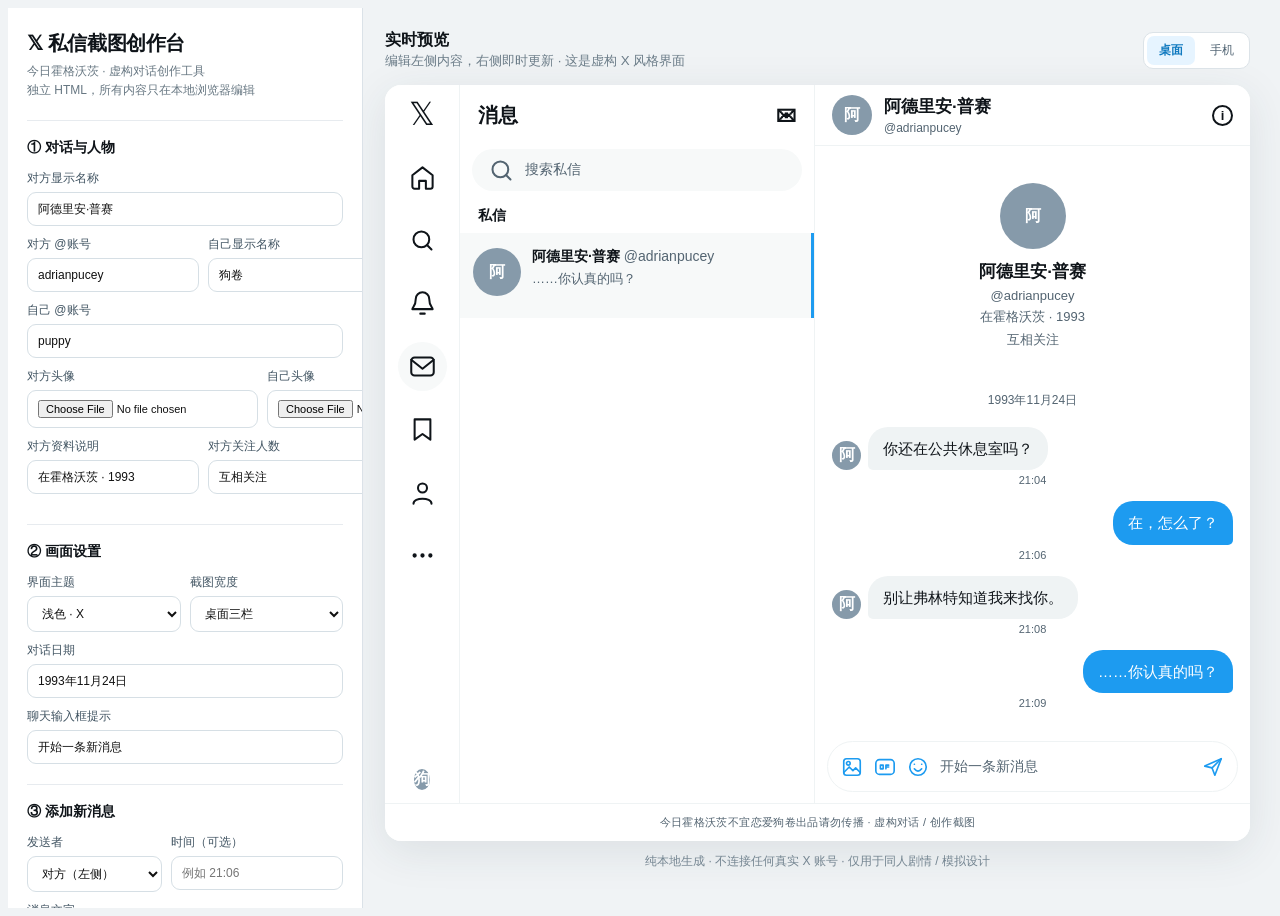
<file: x-dm-generator/index.html>
<!doctype html>
<html lang="zh-CN">
<head>
<meta charset="utf-8"><meta name="viewport" content="width=device-width,initial-scale=1">
<title>今日霍格沃茨 · X 私信截图生成器</title>
<style>
:root{font-family:-apple-system,BlinkMacSystemFont,"Segoe UI","PingFang SC","Microsoft Yahei",Arial,sans-serif;color:#0f1419;background:#f0f3f5}*{box-sizing:border-box}button,input,textarea,select{font:inherit}button{cursor:pointer}button:disabled{opacity:.45;cursor:default}.app{min-height:100vh;display:grid;grid-template-columns:355px minmax(0,1fr)}.controls{height:100vh;overflow-y:auto;background:#fff;border-right:1px solid #dbe2e8;padding:22px 19px 60px;position:sticky;top:0}.controls h1{font-size:20px;margin:0 0 5px;letter-spacing:-.4px}.sub{font-size:12px;color:#677782;line-height:1.6}.section{margin:20px 0 0;padding-top:18px;border-top:1px solid #e7ebef}.section h2{font-size:14px;margin:0 0 13px}.formgrid{display:grid;grid-template-columns:1fr 1fr;gap:9px}.field{display:flex;flex-direction:column;gap:5px;margin-bottom:10px;font-size:12px;color:#425563}.field input,.field select,.field textarea{border:1px solid #d6dfe5;border-radius:9px;padding:9px 10px;min-width:0;background:#fff;color:#111;outline:none}.field textarea{resize:vertical;min-height:70px}.field input:focus,.field textarea:focus,.field select:focus{border-color:#1d9bf0;box-shadow:0 0 0 2px #1d9bf01b}.btn{border:1px solid #d8e1e8;background:#fff;color:#1c2933;border-radius:9px;padding:9px 11px;font-weight:600;font-size:13px}.btn.primary{background:#1d9bf0;color:#fff;border-color:#1d9bf0}.btn.danger{color:#ca3546}.btnrow{display:flex;gap:7px;flex-wrap:wrap}.btnrow>*{flex:1}.uploader{display:flex;gap:7px;align-items:center}.uploader img{width:42px;height:42px;object-fit:cover;border-radius:50%;background:#e6ecf0}.uploader input{width:100%;min-width:0;font-size:11px}.message-list{display:grid;gap:7px;max-height:275px;overflow:auto}.message-edit{border:1px solid #e4e9ee;border-radius:11px;padding:9px;background:#fafcfd}.message-edit-top{display:flex;gap:6px;align-items:center;margin-bottom:7px}.message-edit-top select{min-width:0;flex:1;padding:5px;border-radius:6px;border:1px solid #dbe1e6;background:#fff;font-size:12px}.message-edit-top button{border:0;background:transparent;color:#8794a0;font-size:12px;padding:4px}.message-edit textarea{width:100%;resize:vertical;min-height:46px;font-size:12px;padding:7px;border:1px solid #dbe1e6;border-radius:6px}.preview-space{padding:22px;min-width:0}.previewbar{max-width:1270px;margin:auto auto 15px;display:flex;align-items:center;justify-content:space-between;gap:10px}.previewbar h2{margin:0;font-size:16px}.previewbar small{color:#6b7c88}.seg{display:flex;gap:3px;border:1px solid #dce3e8;background:#fff;border-radius:10px;padding:3px}.seg button{border:0;background:transparent;padding:6px 12px;border-radius:7px;color:#526574;font-size:12px}.seg button.active{background:#e6f4ff;color:#117ac0;font-weight:700}.stage{overflow:auto;max-width:1270px;margin:auto;border-radius:16px;box-shadow:0 10px 44px #2636431a;background:white;padding:0;display:flex;justify-content:center}.preview{--bg:#fff;--text:#0f1419;--muted:#536471;--line:#eff3f4;--blue:#1d9bf0;--hover:#f7f9f9;--panel:#fff;--bubble:#eff3f4;background:var(--bg);color:var(--text);width:100%;min-height:675px;display:grid;grid-template-columns:75px 355px minmax(390px,1fr);position:relative}.preview.dark{--bg:#000;--text:#e7e9ea;--muted:#71767b;--line:#2f3336;--hover:#15181c;--panel:#000;--bubble:#202327}.xnav{border-right:1px solid var(--line);padding:13px 13px;display:flex;flex-direction:column;align-items:center;gap:14px}.xlogo{font-family:Arial,sans-serif;font-size:32px;line-height:1;margin:0 0 9px}.navicon{display:flex;align-items:center;justify-content:center;border-radius:50%;width:49px;height:49px}.navicon.selected{background:var(--hover)}svg.i{width:27px;height:27px;stroke:currentColor;stroke-width:1.8;fill:none;stroke-linejoin:round;stroke-linecap:round}.navprofile{margin-top:auto;width:42px;height:42px;border-radius:50%;object-fit:cover;background:#cfd9de}.inbox{border-right:1px solid var(--line);min-width:0}.inbox-head{height:61px;padding:14px 18px;display:flex;align-items:center;justify-content:space-between;font-size:20px;font-weight:800}.inbox-head .round{font-size:20px}.search{margin:3px 12px 12px;border-radius:999px;height:42px;display:flex;align-items:center;gap:10px;color:var(--muted);background:var(--hover);font-size:14px;padding:0 16px}.inbox-label{margin:16px 18px 8px;font-weight:700;font-size:14px}.thread-item{padding:15px 13px;display:flex;gap:11px;border-right:3px solid var(--blue);background:var(--hover);min-height:85px}.thread-item .ava{width:48px;height:48px}.thread-meta{flex:1;min-width:0}.thread-name{font-weight:700;font-size:14px;overflow:hidden;white-space:nowrap;text-overflow:ellipsis}.thread-sub{font-size:13px;color:var(--muted);margin-top:4px;white-space:nowrap;overflow:hidden;text-overflow:ellipsis}.chat{display:flex;flex-direction:column;min-width:0;min-height:675px}.chat-head{height:61px;padding:9px 17px;display:flex;align-items:center;gap:12px;border-bottom:1px solid var(--line)}.chat-head .ava{width:40px;height:40px}.chat-title{flex:1;min-width:0}.chat-title b{font-size:17px;display:block;white-space:nowrap;overflow:hidden;text-overflow:ellipsis}.chat-title small{font-size:12px;color:var(--muted)}.chat-head .info{border:2px solid currentColor;border-radius:50%;width:21px;height:21px;text-align:center;font-size:13px;line-height:17px;font-weight:800}.ava{border-radius:50%;object-fit:cover;flex-shrink:0;background:#cfd9de}.avatar-fallback{display:flex;justify-content:center;align-items:center;font-weight:700;color:white;background:#869aaa}.chat-body{flex:1;padding:24px 17px 32px;display:flex;flex-direction:column;gap:15px;min-height:520px}.chat-profile{display:flex;flex-direction:column;align-items:center;padding:13px 0 25px;gap:5px;text-align:center}.chat-profile .ava{width:66px;height:66px;margin-bottom:6px}.chat-profile b{font-size:17px}.chat-profile small,.chat-profile span{font-size:13px;color:var(--muted)}.date-label{text-align:center;font-size:12px;color:var(--muted);font-weight:500;margin:3px 0}.bubble-row{display:flex;align-items:flex-end;gap:7px;max-width:100%}.bubble-row.mine{justify-content:flex-end}.bubble-row.other{justify-content:flex-start}.bubble-avatar{width:29px;height:29px}.bubble{max-width:75%;border-radius:20px;padding:11px 15px;font-size:15px;white-space:pre-wrap;overflow-wrap:anywhere;line-height:1.42}.mine .bubble{background:var(--blue);color:#fff;border-bottom-right-radius:5px}.other .bubble{background:var(--bubble);color:var(--text);border-bottom-left-radius:5px}.bubble.image-only{padding:3px;background:transparent!important;max-width:68%;border-radius:15px}.bubble img{display:block;width:100%;max-height:470px;object-fit:contain;border-radius:13px}.msg-timestamp{font-size:11px;color:var(--muted);text-align:center;margin-top:4px}.chat-compose{margin:0 12px 11px;border-radius:999px;border:1px solid var(--line);min-height:51px;display:flex;align-items:center;gap:11px;padding:8px 13px;color:var(--blue)}.chat-compose span{flex:1;color:var(--muted);font-size:14px}.chat-compose svg{width:22px;height:22px}.watermark{border-top:1px solid var(--line);text-align:center;padding:11px 12px;color:var(--muted);font-size:11px;letter-spacing:.35px;grid-column:1/-1;white-space:normal}.preview.mobile{width:390px;min-width:390px;grid-template-columns:minmax(0,1fr);min-height:700px}.mobile .xnav,.mobile .inbox{display:none}.mobile .chat{min-height:690px}.mobile .chat-head::before{content:'←';font-size:23px;margin-right:5px}.mobile .chat-body{min-height:570px}.mobile .watermark{grid-column:1}.mobile .bubble{max-width:78%}.mobile .chat-compose{margin-bottom:9px}.photo-line{display:flex;align-items:center;gap:9px}.photo-line img{width:40px;height:40px;border-radius:6px;object-fit:cover}.photo-line .remove{font-size:11px;border:0;background:transparent;color:#d34a52}.help{font-size:12px;line-height:1.6;color:#6d7e8b}.credit{margin-top:12px;text-align:center;color:#748591;font-size:12px}.status{font-size:12px;color:#427995;min-height:19px;margin-top:8px}.filefield{font-size:11px;max-width:100%} @media(max-width:850px){.app{display:block}.controls{position:static;height:auto;border-right:0;border-bottom:1px solid #ddd}.preview-space{padding:15px 8px}.stage{justify-content:flex-start}.previewbar{flex-wrap:wrap}.preview:not(.mobile){min-width:850px}.message-list{max-height:370px}}
</style>
</head>
<body>
<div class="app">
<aside class="controls">
 <h1>𝕏 私信截图创作台</h1><div class="sub">今日霍格沃茨 · 虚构对话创作工具<br>独立 HTML，所有内容只在本地浏览器编辑</div>
 <div class="section"><h2>① 对话与人物</h2>
  <label class="field">对方显示名称<input id="contactName" maxlength="70"></label>
  <div class="formgrid"><label class="field">对方 @账号<input id="contactHandle" maxlength="60"></label><label class="field">自己显示名称<input id="selfName" maxlength="70"></label></div>
  <label class="field">自己 @账号<input id="selfHandle" maxlength="60"></label>
  <div class="formgrid"><label class="field">对方头像<input class="filefield" type="file" accept="image/*" id="contactAvatar"></label><label class="field">自己头像<input class="filefield" type="file" accept="image/*" id="selfAvatar"></label></div>
  <div class="formgrid"><label class="field">对方资料说明<input id="contactBio" maxlength="100"></label><label class="field">对方关注人数<input id="following" maxlength="18"></label></div>
 </div>
 <div class="section"><h2>② 画面设置</h2><div class="formgrid"><label class="field">界面主题<select id="theme"><option value="light">浅色 · X</option><option value="dark">深色 · X</option></select></label><label class="field">截图宽度<select id="layout"><option value="desktop">桌面三栏</option><option value="mobile">手机私信</option></select></label></div><label class="field">对话日期<input id="dateLabel" maxlength="80"></label><label class="field">聊天输入框提示<input id="placeholder" maxlength="70"></label></div>
 <div class="section"><h2>③ 添加新消息</h2><div class="formgrid"><label class="field">发送者<select id="newSender"><option value="other">对方（左侧）</option><option value="mine">我（右侧）</option></select></label><label class="field">时间（可选）<input id="newTime" placeholder="例如 21:06"></label></div><label class="field">消息文字<textarea id="newText" placeholder="输入消息，可换行。Ctrl + Enter 添加"></textarea></label><label class="field">图片消息（可选）<input type="file" id="newImage" class="filefield" accept="image/*"></label><div class="btnrow"><button class="btn primary" id="addMessage">＋ 添加消息</button><button class="btn" id="addDate">＋ 日期分隔</button></div></div>
 <div class="section"><h2>④ 编辑 / 排序现有消息</h2><div class="message-list" id="messageList"></div></div>
 <div class="section"><h2>⑤ 保存与导出</h2><div class="btnrow"><button class="btn primary" id="exportPNG">⬇ 导出 PNG 图片</button><button class="btn" id="saveJSON">保存 JSON</button></div><div class="btnrow" style="margin-top:8px"><button class="btn" id="importJSON">导入 JSON</button><button class="btn danger" id="reset">恢复示例</button></div><input hidden type="file" id="jsonFile" accept="application/json,.json"><p class="help">PNG 固定保留创作水印；JSON 可保存文字、头像和图片，方便下次继续编辑。推荐 Chrome / Edge 导出。</p><div id="status" class="status" role="status"></div></div>
 </aside>
 <main class="preview-space"><div class="previewbar"><div><h2>实时预览</h2><small>编辑左侧内容，右侧即时更新 · 这是虚构 X 风格界面</small></div><div class="seg"><button id="deskTab" class="active">桌面</button><button id="mobileTab">手机</button></div></div><div class="stage"><div class="preview" id="capture"></div></div><div class="credit">纯本地生成 · 不连接任何真实 X 账号 · 仅用于同人剧情 / 模拟设计</div></main>
</div>
<script>
'use strict';
const WATERMARK='今日霍格沃茨不宜恋爱狗卷出品请勿传播';
const $=id=>document.getElementById(id);
const escapeHTML=s=>String(s??'').replace(/[&<>"']/g,x=>({'&':'&amp;','<':'&lt;','>':'&gt;','"':'&quot;',"'":'&#39;'}[x]));
const iconPaths={home:'<path d="m3 10 9-7 9 7v10a2 2 0 0 1-2 2h-4v-7H9v7H5a2 2 0 0 1-2-2z"/>',search:'<circle cx="11" cy="11" r="7"/><path d="m20 20-4-4"/>',bell:'<path d="M18 8a6 6 0 0 0-12 0c0 7-3 7-3 9h18c0-2-3-2-3-9"/><path d="M10 21h4"/>',mail:'<rect x="2" y="4" width="20" height="16" rx="3"/><path d="m2 6 10 8 10-8"/>',bookmark:'<path d="M5 3h14v18l-7-5-7 5z"/>',user:'<circle cx="12" cy="8" r="4"/><path d="M4 22c0-6 16-6 16 0"/>',more:'<circle cx="5" cy="12" r="1"/><circle cx="12" cy="12" r="1"/><circle cx="19" cy="12" r="1"/>',image:'<rect x="3" y="3" width="18" height="18" rx="3"/><circle cx="8" cy="8" r="2"/><path d="m3 18 6-6 4 4 3-3 5 5"/>',gif:'<rect x="2" y="4" width="20" height="16" rx="4"/><path d="M7 10h3v4H7v-4zm6 0v4m0-4h3m-3 2h3"/>',smile:'<circle cx="12" cy="12" r="9"/><path d="M8 14q4 5 8 0"/><path d="M8 9h.1M16 9h.1"/>',send:'<path d="m3 11 18-8-7 18-3-8-8-2z"/><path d="m11 13 10-10"/>'};
const ico=(name,extra='')=>`<svg class="i" ${extra} viewBox="0 0 24 24" xmlns="http://www.w3.org/2000/svg">${iconPaths[name]||''}</svg>`;
const initial=()=>({contactName:'阿德里安·普赛',contactHandle:'adrianpucey',selfName:'狗卷',selfHandle:'puppy',contactBio:'在霍格沃茨 · 1993',following:'互相关注',dateLabel:'1993年11月24日',placeholder:'开始一条新消息',theme:'light',layout:'desktop',contactAvatar:'',selfAvatar:'',messages:[{id:1,type:'date',text:'1993年11月24日'},{id:2,sender:'other',type:'text',text:'你还在公共休息室吗？',time:'21:04'},{id:3,sender:'mine',type:'text',text:'在，怎么了？',time:'21:06'},{id:4,sender:'other',type:'text',text:'别让弗林特知道我来找你。',time:'21:08'},{id:5,sender:'mine',type:'text',text:'……你认真的吗？',time:'21:09'}]});
let state=initial(),nextId=6;
function status(s){$('status').textContent=s;}
function avatar(src,name,classes='ava'){return src?`<img class="${classes}" src="${escapeHTML(src)}" alt="">`:`<div class="${classes} avatar-fallback">${escapeHTML(Array.from(name||'X')[0]||'X')}</div>`;}
function toData(file){return new Promise((resolve,reject)=>{const reader=new FileReader();reader.onload=()=>resolve(reader.result);reader.onerror=()=>reject(Error('图片读取失败'));reader.readAsDataURL(file);});}
async function imageData(file){const raw=await toData(file);return new Promise(resolve=>{const img=new Image();img.onload=()=>{const ratio=Math.min(1,1200/Math.max(img.width,img.height)),cv=document.createElement('canvas');cv.width=Math.round(img.width*ratio);cv.height=Math.round(img.height*ratio);cv.getContext('2d').drawImage(img,0,0,cv.width,cv.height);resolve(cv.toDataURL('image/jpeg',.88));};img.onerror=()=>resolve(raw);img.src=raw;});}
function syncInputs(){for(const id of ['contactName','contactHandle','selfName','selfHandle','contactBio','following','dateLabel','placeholder','theme','layout'])$(id).value=state[id]??'';toggleTabs();}
function toggleTabs(){$('deskTab').classList.toggle('active',state.layout==='desktop');$('mobileTab').classList.toggle('active',state.layout==='mobile');}
function render(){toggleTabs();const contact=state.contactName||'对方',self=state.selfName||'我',handle='@'+String(state.contactHandle||'account').replace(/^@/,'');const a=avatar(state.contactAvatar,contact),me=avatar(state.selfAvatar,self);const nav=['home','search','bell','mail','bookmark','user','more'].map(x=>`<div class="navicon ${x==='mail'?'selected':''}">${ico(x)}</div>`).join('');const last=[...state.messages].reverse().find(x=>x.type!=='date');const snippet=last?.type==='image'?'[图片]':last?.text||'开始聊天';const messages=state.messages.map(m=>m.type==='date'?`<div class="date-label">${escapeHTML(m.text||'')}</div>`:`<div><div class="bubble-row ${m.sender==='mine'?'mine':'other'}">${m.sender==='other'?avatar(state.contactAvatar,contact,'ava bubble-avatar'):''}<div class="bubble ${m.type==='image'?'image-only':''}">${m.type==='image'?`<img src="${escapeHTML(m.image||'')}" alt="聊天配图">${m.text?`<div style="color:var(--text);background:var(--bubble);padding:8px;border-radius:9px;margin-top:4px">${escapeHTML(m.text)}</div>`:''}`:escapeHTML(m.text)}</div></div>${m.time?`<div class="msg-timestamp">${escapeHTML(m.time)}</div>`:''}</div>`).join('');
$('capture').className='preview '+(state.theme==='dark'?'dark ':'')+(state.layout==='mobile'?'mobile':'');
$('capture').innerHTML=`<div class="xnav"><div class="xlogo">𝕏</div>${nav}<div style="margin-top:auto">${me.replace('class="ava"','class="navprofile"')}</div></div><div class="inbox"><div class="inbox-head"><span>消息</span><span class="round">✉</span></div><div class="search">${ico('search')}搜索私信</div><div class="inbox-label">私信</div><div class="thread-item">${a}<div class="thread-meta"><div class="thread-name">${escapeHTML(contact)} <span style="font-weight:400;color:var(--muted)">${escapeHTML(handle)}</span></div><div class="thread-sub">${escapeHTML(snippet)}</div></div></div></div><div class="chat"><div class="chat-head">${a}<div class="chat-title"><b>${escapeHTML(contact)}</b><small>${escapeHTML(handle)}</small></div><div class="info">i</div></div><div class="chat-body"><div class="chat-profile">${avatar(state.contactAvatar,contact)}<b>${escapeHTML(contact)}</b><small>${escapeHTML(handle)}</small><span>${escapeHTML(state.contactBio)}</span><span>${escapeHTML(state.following)}</span></div>${messages}</div><div class="chat-compose">${ico('image')}${ico('gif')}${ico('smile')}<span>${escapeHTML(state.placeholder)}</span>${ico('send')}</div></div><div class="watermark">${escapeHTML(WATERMARK)} · 虚构对话 / 创作截图</div>`;
renderMessageList();}
function renderMessageList(){const list=$('messageList');list.innerHTML=state.messages.map((m,i)=>`<div class="message-edit"><div class="message-edit-top"><span style="font-size:11px;color:#8395a1">${i+1}.</span><select data-id="${m.id}" data-edit="sender" ${m.type==='date'?'disabled':''}><option value="other" ${m.sender==='other'?'selected':''}>对方</option><option value="mine" ${m.sender==='mine'?'selected':''}>我</option></select><button data-action="up" data-id="${m.id}" title="上移">↑</button><button data-action="down" data-id="${m.id}" title="下移">↓</button><button data-action="delete" data-id="${m.id}" title="删除">✕</button></div>${m.type==='image'?`<div class="photo-line"><img src="${escapeHTML(m.image||'')}" alt="图片"><button class="remove" data-action="image" data-id="${m.id}">更换图片</button></div>`:''}<textarea data-id="${m.id}" data-edit="text" placeholder="${m.type==='date'?'日期':m.type==='image'?'图片说明':'消息正文'}">${escapeHTML(m.text)}</textarea>${m.type!=='date'?`<label style="display:flex;gap:6px;align-items:center;font-size:11px;color:#7a8b99;margin-top:5px">时间 <input style="width:88px;border:1px solid #dbe1e6;border-radius:5px;padding:3px 5px" data-id="${m.id}" data-edit="time" value="${escapeHTML(m.time||'')}"></label>`:''}</div>`).join('');}
for(const id of ['contactName','contactHandle','selfName','selfHandle','contactBio','following','dateLabel','placeholder','theme','layout'])$(id).addEventListener('input',e=>{state[id]=e.target.value;render();});
for(const id of ['contactAvatar','selfAvatar'])$(id).addEventListener('change',async e=>{if(!e.target.files[0])return;try{state[id]=await imageData(e.target.files[0]);render();status('头像已更新');}catch(err){status(err.message)}e.target.value='';});
$('newImage').addEventListener('change',e=>{if(e.target.files[0])status('已选择图片，点击「添加消息」插入');});
$('addMessage').onclick=async()=>{const file=$('newImage').files[0],text=$('newText').value.trim();if(!text&&!file){status('请填写消息文字或选择图片');return;}try{const obj={id:nextId++,sender:$('newSender').value,type:file?'image':'text',text,time:$('newTime').value.trim()};if(file)obj.image=await imageData(file);state.messages.push(obj);$('newText').value='';$('newImage').value='';render();status('消息已添加')}catch(err){status(err.message)}};
$('newText').addEventListener('keydown',e=>{if(e.ctrlKey&&e.key==='Enter')$('addMessage').click();});
$('addDate').onclick=()=>{state.messages.push({id:nextId++,type:'date',text:state.dateLabel||'今天'});render();};
$('messageList').addEventListener('input',e=>{const id=Number(e.target.dataset.id),key=e.target.dataset.edit,m=state.messages.find(x=>x.id===id);if(!m||!key)return;m[key]=e.target.value; // Do not rebuild active textareas while typing.
const focus={id,key,start:e.target.selectionStart};const capture=$('capture');const scrollX=window.scrollX,scrollY=window.scrollY;const current=renderMessageList;renderPreviewOnly();window.scrollTo(scrollX,scrollY);});
$('messageList').addEventListener('change',e=>{const id=Number(e.target.dataset.id),key=e.target.dataset.edit,m=state.messages.find(x=>x.id===id);if(m&&key){m[key]=e.target.value;render();}});
function renderPreviewOnly(){const list=$('messageList');const stateList=list.innerHTML;render();list.innerHTML=stateList;}
$('messageList').addEventListener('click',async e=>{const b=e.target.closest('[data-action]');if(!b)return;const id=Number(b.dataset.id),idx=state.messages.findIndex(x=>x.id===id),act=b.dataset.action;if(idx<0)return;if(act==='delete')state.messages.splice(idx,1);if(act==='up'&&idx>0)[state.messages[idx-1],state.messages[idx]]=[state.messages[idx],state.messages[idx-1]];if(act==='down'&&idx<state.messages.length-1)[state.messages[idx],state.messages[idx+1]]=[state.messages[idx+1],state.messages[idx]];if(act==='image'){const pick=document.createElement('input');pick.type='file';pick.accept='image/*';pick.onchange=async()=>{if(pick.files[0]){state.messages[idx].image=await imageData(pick.files[0]);render()}};pick.click();return}render()});
$('deskTab').onclick=()=>{state.layout='desktop';$('layout').value='desktop';render()};$('mobileTab').onclick=()=>{state.layout='mobile';$('layout').value='mobile';render()};
function download(blob,name){const a=document.createElement('a');a.href=URL.createObjectURL(blob);a.download=name;document.body.append(a);a.click();setTimeout(()=>{URL.revokeObjectURL(a.href);a.remove()},800);}
$('saveJSON').onclick=()=>download(new Blob([JSON.stringify({format:'hogwarts-x-dm-fiction-v1',state},null,2)],{type:'application/json'}),'霍格沃茨_X私信创作存档.json');
$('importJSON').onclick=()=>$('jsonFile').click();
$('jsonFile').onchange=async e=>{const f=e.target.files[0];if(!f)return;try{const obj=JSON.parse(await f.text()),s=obj.state||obj;if(!Array.isArray(s.messages)||typeof s.contactName!=='string')throw Error('不是有效的聊天存档');state={...initial(),...s,messages:s.messages.filter(x=>x&&typeof x==='object').map((m,i)=>({...m,id:i+1}))};nextId=state.messages.length+1;syncInputs();render();status('存档导入成功');}catch(err){status('导入失败：'+err.message)}e.target.value='';};
$('reset').onclick=()=>{state=initial();nextId=6;syncInputs();render();status('已恢复示例')};
// Dedicated pure Canvas renderer: exported PNG is not dependent on SVG foreignObject
// (which taints Canvas in Chromium) and works with embedded user media offline.
async function exportPNG(){
 const btn=$('exportPNG');btn.disabled=true;status('正在绘制 PNG…');
 try{
 const mobile=state.layout==='mobile',w=mobile?390:1150,navW=mobile?0:75,inboxW=mobile?0:355,chatX=navW+inboxW,chatW=w-chatX;
 const colors=state.theme==='dark'?{bg:'#000000',ink:'#e7e9ea',muted:'#71767b',border:'#2f3336',gray:'#202327',soft:'#15181c',blue:'#1d9bf0'}:{bg:'#ffffff',ink:'#0f1419',muted:'#536471',border:'#eff3f4',gray:'#eff3f4',soft:'#f7f9f9',blue:'#1d9bf0'};
 const font=(size=14,bold=false)=>`${bold?'700':'400'} ${size}px -apple-system,BlinkMacSystemFont,"Segoe UI","PingFang SC","Microsoft Yahei",Arial,sans-serif`;
 const scratch=document.createElement('canvas').getContext('2d');
 const textWidth=(s,size=14,bold=false)=>{scratch.font=font(size,bold);return scratch.measureText(String(s)).width};
 const wrap=(t,max,size=15)=>{scratch.font=font(size);const out=[];for(const raw of String(t||'').split('\n')){if(!raw){out.push('');continue}let line='';for(const ch of Array.from(raw)){if(line&&scratch.measureText(line+ch).width>max){out.push(line);line=ch}else line+=ch}out.push(line)}return out};
 const bubbleW=chatW*(mobile?.78:.73),bodyLeft=chatX+16,bodyRight=w-17;
 const layouts=state.messages.map(m=>{
  if(m.type==='date')return{m,height:37};
  const max=bubbleW-28,lines=wrap(m.text,max,15),tw=Math.max(60,...lines.map(line=>textWidth(line,15))),bubbleWidth=Math.min(bubbleW,Math.max(85,tw+29)),imageHeight=m.type==='image'?Math.min(350,Math.round(bubbleWidth*.86)):0;
  const height=(m.type==='image'?imageHeight+12+(m.text?lines.length*22+12:0):Math.max(1,lines.length)*22+22)+(m.time?20:0)+12;
  return{m,height,lines,bubbleWidth,imageHeight};
 });
 const messagesH=layouts.reduce((n,x)=>n+x.height,0),bodyStart=278,contentH=bodyStart+messagesH+40;
 const chatH=Math.max(675,contentH+65),h=chatH+40,scale=h>7000?1:2;
 if(h>15000)throw Error('对话过长，请减少消息后再导出');
 const cv=document.createElement('canvas');cv.width=w*scale;cv.height=h*scale;const c=cv.getContext('2d');c.scale(scale,scale);
 const rect=(x,y,width,height,color)=>{c.fillStyle=color;c.fillRect(x,y,width,height)};
 const line=(x1,y1,x2,y2,color=colors.border)=>{c.beginPath();c.moveTo(x1,y1);c.lineTo(x2,y2);c.strokeStyle=color;c.lineWidth=1;c.stroke()};
 const round=(x,y,width,height,r,color)=>{c.beginPath();c.roundRect(x,y,width,height,r);c.fillStyle=color;c.fill()};
 const txt=(str,x,y,size=14,color=colors.ink,bold=false)=>{c.font=font(size,bold);c.fillStyle=color;c.textBaseline='top';c.fillText(String(str),x,y)};
 const textLines=(arr,x,y,size,color,lh=22)=>arr.forEach((t,i)=>txt(t,x,y+i*lh,size,color));
 const imageCache={};const load=async src=>{if(!src)return null;if(imageCache[src])return imageCache[src];const im=new Image();im.src=src;try{await im.decode();imageCache[src]=im;return im}catch{return null}};
 await Promise.all([state.contactAvatar,state.selfAvatar,...state.messages.filter(m=>m.type==='image').map(m=>m.image)].filter(Boolean).map(load));
 const avatar=(src,name,x,y,r)=>{c.save();c.beginPath();c.arc(x+r,y+r,r,0,Math.PI*2);c.clip();const img=imageCache[src];if(img){const ratio=Math.max(2*r/img.width,2*r/img.height),iw=img.width*ratio,ih=img.height*ratio;c.drawImage(img,x+r-iw/2,y+r-ih/2,iw,ih)}else{rect(x,y,2*r,2*r,'#869aaa');txt(Array.from(String(name||'X'))[0],x+r-7,y+r-9,16,'#fff',true)}c.restore()};
 rect(0,0,w,h,colors.bg);
 // Desktop navigation and conversation list.
 if(!mobile){
  line(navW,0,navW,chatH);line(chatX,0,chatX,chatH);
  txt('𝕏',24,12,31,colors.ink);
  const glyphs=['⌂','⌕','♧','✉','♧','♙','•••'];glyphs.forEach((g,i)=>{if(i===3)round(13,204,49,49,25,colors.soft);txt(g,23,88+i*54,28,colors.ink)});
  avatar(state.selfAvatar,state.selfName,20,chatH-61,19);
  txt('消息',navW+17,17,20,colors.ink,true);line(navW,60,chatX,60);
  round(navW+12,74,inboxW-24,42,21,colors.soft);txt('⌕  搜索私信',navW+29,86,14,colors.muted);
  txt('私信',navW+17,135,15,colors.ink,true);rect(navW,170,inboxW,87,colors.soft);rect(chatX-3,170,3,87,colors.blue);
  avatar(state.contactAvatar,state.contactName,navW+12,184,24);
  txt(state.contactName,navW+74,189,14,colors.ink,true);
  txt('@'+state.contactHandle,navW+74,209,12,colors.muted);
  let last=state.messages.filter(m=>m.type!=='date').at(-1);txt((last?.text||'[图片]').slice(0,27),navW+74,230,12,colors.muted);
 }
 // X DM header.
 if(mobile)txt('←',15,14,25,colors.ink);
 const headLeft=chatX+(mobile?55:17);
 avatar(state.contactAvatar,state.contactName,headLeft,10,20);
 txt(state.contactName,headLeft+52,10,17,colors.ink,true);
 txt('@'+state.contactHandle,headLeft+52,34,12,colors.muted);
 txt('ⓘ',w-39,18,22,colors.ink);line(chatX,61,w,61);
 let y=91;
 avatar(state.contactAvatar,state.contactName,chatX+chatW/2-33,y,33);y+=82;
 const centered=(s,yy,size,col,bold=false)=>txt(s,chatX+chatW/2-textWidth(s,size,bold)/2,yy,size,col,bold);
 centered(state.contactName,y,17,colors.ink,true);y+=26;
 centered('@'+state.contactHandle,y,13,colors.muted);y+=24;
 centered(state.contactBio,y,13,colors.muted);y+=22;
 centered(state.following,y,13,colors.muted);y=bodyStart;
 for(const item of layouts){const m=item.m;
  if(m.type==='date'){centered(m.text||'',y+5,12,colors.muted);y+=item.height;continue}
  const mine=m.sender==='mine',x=mine?bodyRight-item.bubbleWidth:bodyLeft+38;
  const bh=m.type==='image'?item.imageHeight+8+(m.text?item.lines.length*22+12:0):Math.max(1,item.lines.length)*22+22;
  if(!mine)avatar(state.contactAvatar,state.contactName,bodyLeft,y+Math.max(0,bh-29),14);
  if(m.type==='image'){
   const img=imageCache[m.image];round(x,y,item.bubbleWidth,bh,14,colors.gray);
   if(img){const boxW=item.bubbleWidth-6,boxH=item.imageHeight-2,ratio=Math.min(boxW/img.width,boxH/img.height),iw=img.width*ratio,ih=img.height*ratio;c.drawImage(img,x+(item.bubbleWidth-iw)/2,y+3+(boxH-ih)/2,iw,ih)}
   if(m.text)textLines(item.lines,x+12,y+item.imageHeight+7,15,colors.ink,22);
  }else{
   round(x,y,item.bubbleWidth,bh,19,mine?colors.blue:colors.gray);
   textLines(item.lines,x+14,y+12,15,mine?'#fff':colors.ink,22);
  }
  y+=bh+4;
  if(m.time){centered(m.time,y,11,colors.muted);y+=20}
  y+=12;
 }
 // Empty breathing room between the last message and composer.
 const bottom=Math.max(chatH-63,y+13);
 round(chatX+12,bottom,w-chatX-24,49,24,colors.bg);c.strokeStyle=colors.border;c.lineWidth=1;c.stroke();
 txt('▧  GIF  ☺',chatX+27,bottom+13,17,colors.blue);
 txt(state.placeholder||'开始一条新消息',chatX+(mobile?137:157),bottom+15,13,colors.muted);
 txt('➤',w-43,bottom+12,21,colors.blue);
 line(0,chatH,w,chatH);const water=WATERMARK+' · 虚构对话 / 创作截图';
 txt(water,Math.max(12,(w-textWidth(water,11))/2),chatH+13,11,colors.muted);
 const blob=await new Promise((resolve,reject)=>cv.toBlob(b=>b?resolve(b):reject(Error('PNG 生成失败')),'image/png'));
 download(blob,'今日霍格沃茨_X虚构私信截图.png');status('PNG 已导出，包含完整聊天与水印');
 }catch(err){console.error(err);status('导出失败：'+(err?.message||String(err)))}finally{btn.disabled=false}
}
$('exportPNG').onclick=exportPNG;
syncInputs();render();
</script>
</body>
</html>
</file>
